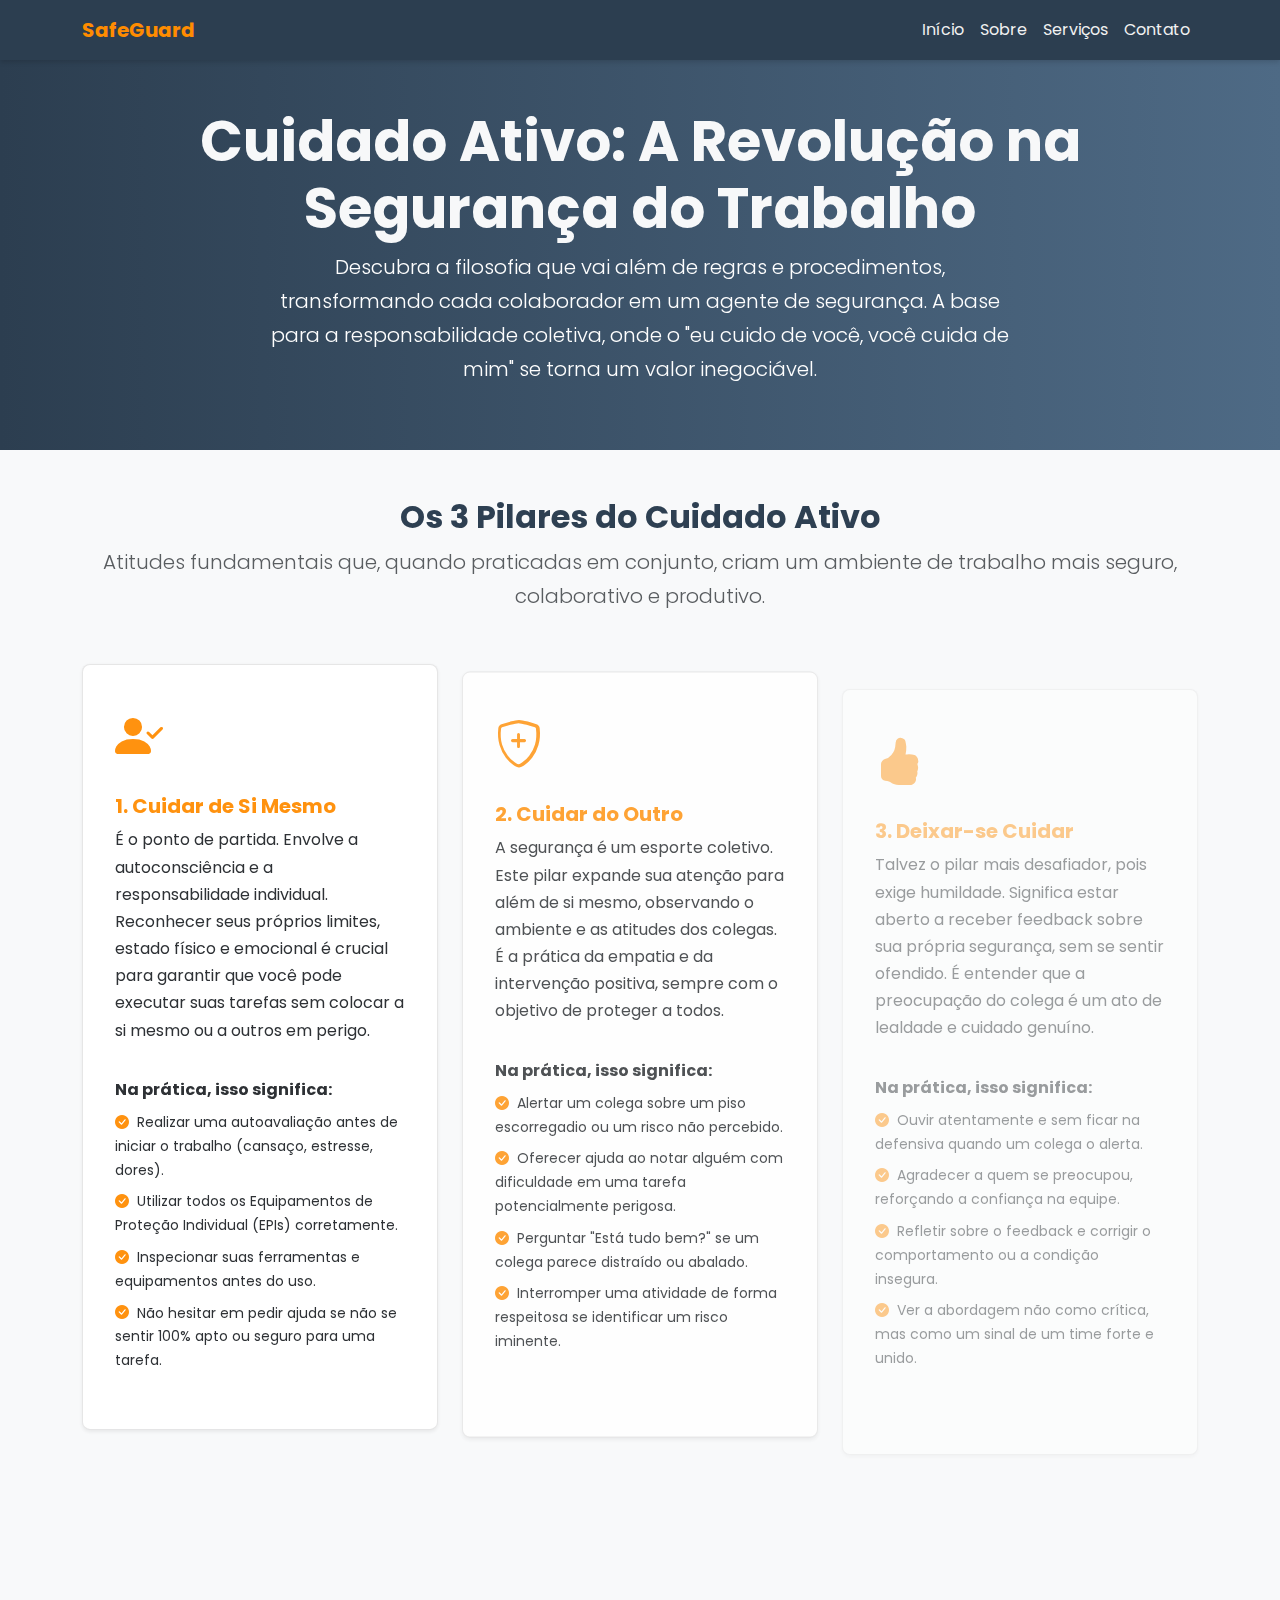
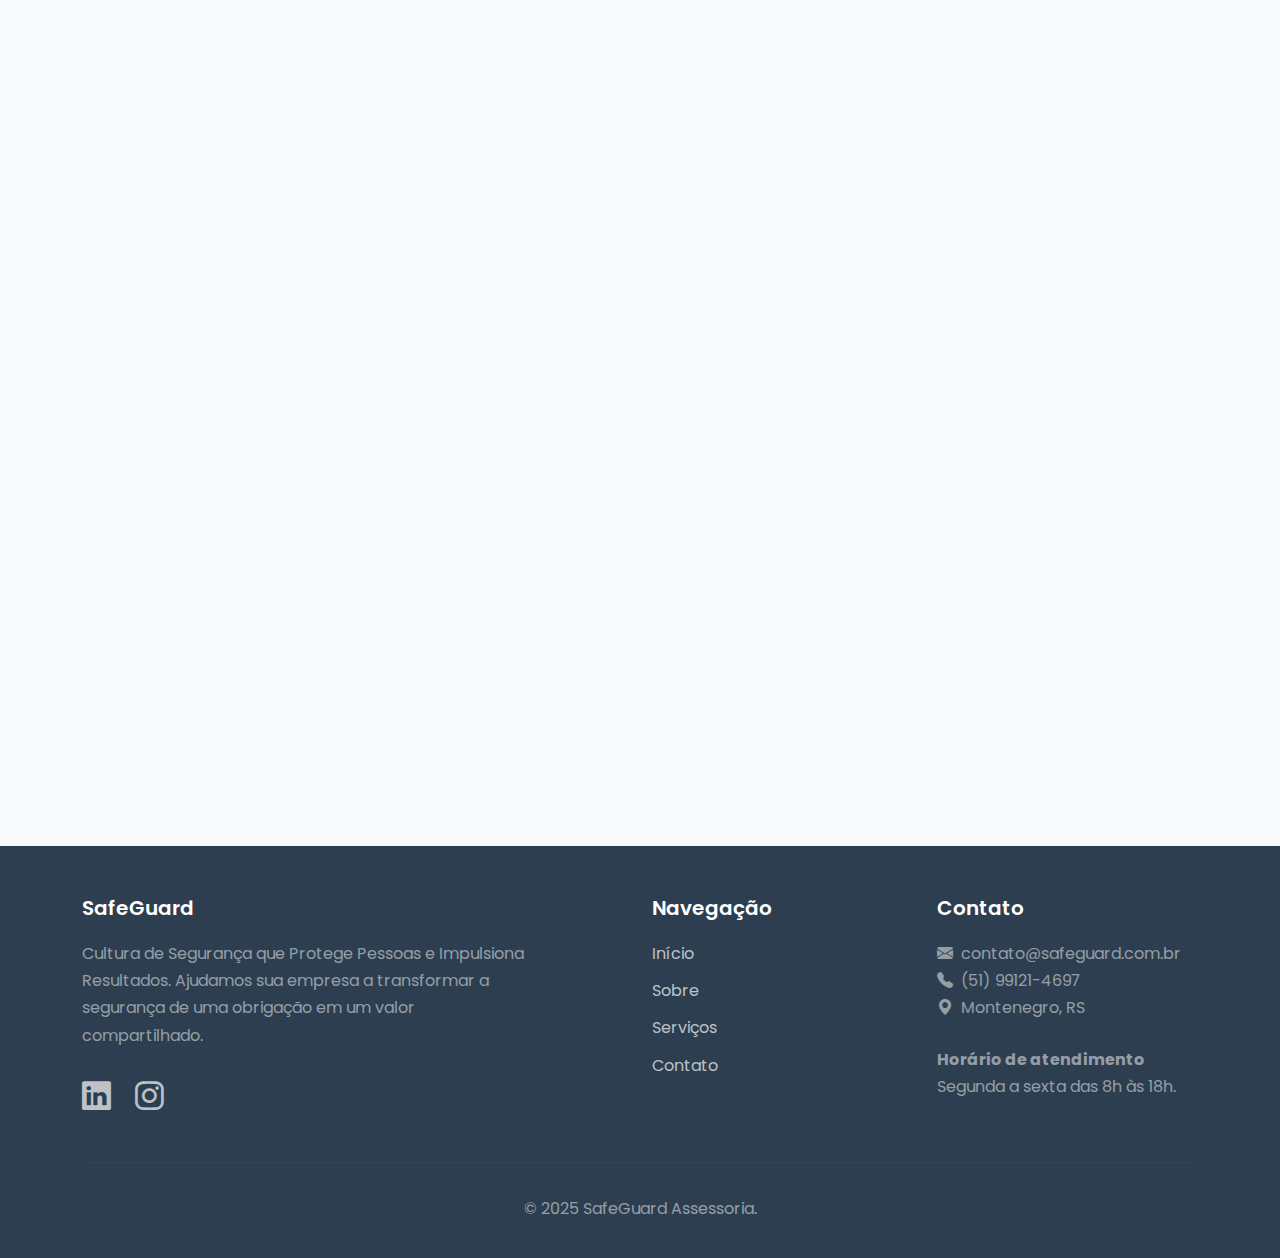
<file: cuidado-ativo.html>
<!doctype html>
<html lang="pt-br">
<head>
    <meta charset="UTF-8">
    <meta name="viewport" content="width=device-width, initial-scale=1">
    <title>Cuidado Ativo - A Filosofia que Transforma a Segurança - SafeGuard</title>
    <meta name="description"
          content="Entenda os 3 pilares do Cuidado Ativo: cuidar de si, cuidar do outro e deixar-se cuidar. A filosofia que transforma a segurança de obrigação em valor.">

    <link rel="icon" href="favicon.ico" sizes="any">
    <link rel="preconnect" href="https://fonts.googleapis.com">
    <link rel="preconnect" href="https://fonts.gstatic.com" crossorigin>
    <link href="https://fonts.googleapis.com/css2?family=Poppins:wght@400;600;700&display=swap" rel="stylesheet">
    <link href="https://cdn.jsdelivr.net/npm/bootstrap@5.3.3/dist/css/bootstrap.min.css" rel="stylesheet">
    <link rel="stylesheet" href="https://cdn.jsdelivr.net/npm/bootstrap-icons@1.11.3/font/bootstrap-icons.min.css">
    <link rel="stylesheet" href="css/styles.css">
</head>
<body>

<nav class="navbar navbar-expand-lg navbar-dark animar-entrada">
    <div class="container">
        <a class="navbar-brand" href="index.html">SafeGuard</a>

        <button class="navbar-toggler" type="button" data-bs-toggle="collapse" data-bs-target="#navbarNav"
                aria-controls="navbarNav" aria-expanded="false" aria-label="Toggle navigation">
            <span class="navbar-toggler-icon"></span>
        </button>

        <div class="collapse navbar-collapse" id="navbarNav">
            <ul class="navbar-nav ms-auto mb-2 mb-lg-0">
                <li class="nav-item"><a class="nav-link active" aria-current="page" href="index.html">Início</a></li>
                <li class="nav-item"><a class="nav-link" href="sobre.html">Sobre</a></li>
                <li class="nav-item"><a class="nav-link" href="servicos.html">Serviços</a></li>
                <li class="nav-item"><a class="nav-link" href="contato.html">Contato</a></li>
            </ul>
        </div>
    </div>
</nav>


<main class="conteudo-principal">

    <div class="site-wrapper">
        <main class="conteudo-principal">

            <section id="hero-cuidado-ativo" class="hero-gradient-bg text-white text-center py-5">
                <div class="container animar-entrada">
                    <h1 class="display-4 fw-bold">Cuidado Ativo: A Revolução na Segurança do Trabalho</h1>
                    <p class="lead col-lg-8 mx-auto">Descubra a filosofia que vai além de regras e procedimentos,
                        transformando cada colaborador em um agente de segurança. A base para a responsabilidade
                        coletiva,
                        onde o "eu cuido de você, você cuida de mim" se torna um valor inegociável.</p>
                </div>
            </section>

            <section id="pilares" class="py-5">
                <div class="container">
                    <div class="text-center mb-5 animar-entrada">
                        <h2 class="fw-bold">Os 3 Pilares do Cuidado Ativo</h2>
                        <p class="lead text-muted">Atitudes fundamentais que, quando praticadas em conjunto, criam um
                            ambiente de trabalho mais seguro, colaborativo e produtivo.</p>
                    </div>
                    <div class="row g-4">
                        <div class="col-lg-4 d-flex align-items-stretch animar-entrada">
                            <div class="card h-100 p-3 shadow-sm">
                                <div class="card-body d-flex flex-column">
                                    <i class="bi bi-person-check-fill card-icon"></i>
                                    <h3 class="h5 card-title fw-bold">1. Cuidar de Si Mesmo</h3>
                                    <p class="card-text">É o ponto de partida. Envolve a autoconsciência e a
                                        responsabilidade individual. Reconhecer seus próprios limites, estado físico e
                                        emocional é crucial para garantir que você pode executar suas tarefas sem
                                        colocar a
                                        si mesmo ou a outros em perigo.</p>
                                    <strong class="mt-3">Na prática, isso significa:</strong>
                                    <ul class="list-unstyled mt-2 small flex-grow-1">
                                        <li class="mb-2"><i
                                                class="bi bi-check-circle-fill text-laranja-primario me-2"></i>Realizar
                                            uma autoavaliação antes de iniciar o trabalho (cansaço, estresse, dores).
                                        </li>
                                        <li class="mb-2"><i
                                                class="bi bi-check-circle-fill text-laranja-primario me-2"></i>Utilizar
                                            todos os Equipamentos de Proteção Individual (EPIs) corretamente.
                                        </li>
                                        <li class="mb-2"><i
                                                class="bi bi-check-circle-fill text-laranja-primario me-2"></i>Inspecionar
                                            suas ferramentas e equipamentos antes do uso.
                                        </li>
                                        <li class="mb-2"><i
                                                class="bi bi-check-circle-fill text-laranja-primario me-2"></i>Não
                                            hesitar em pedir ajuda se não se sentir 100% apto ou seguro para uma tarefa.
                                        </li>
                                    </ul>
                                </div>
                            </div>
                        </div>
                        <div class="col-lg-4 d-flex align-items-stretch animar-entrada">
                            <div class="card h-100 p-3 shadow-sm">
                                <div class="card-body d-flex flex-column">
                                    <i class="bi bi-shield-plus card-icon"></i>
                                    <h3 class="h5 card-title fw-bold">2. Cuidar do Outro</h3>
                                    <p class="card-text">A segurança é um esporte coletivo. Este pilar expande sua
                                        atenção
                                        para além de si mesmo, observando o ambiente e as atitudes dos colegas. É a
                                        prática
                                        da empatia e da intervenção positiva, sempre com o objetivo de proteger a
                                        todos.</p>
                                    <strong class="mt-3">Na prática, isso significa:</strong>
                                    <ul class="list-unstyled mt-2 small flex-grow-1">
                                        <li class="mb-2"><i
                                                class="bi bi-check-circle-fill text-laranja-primario me-2"></i>Alertar
                                            um colega sobre um piso escorregadio ou um risco não percebido.
                                        </li>
                                        <li class="mb-2"><i
                                                class="bi bi-check-circle-fill text-laranja-primario me-2"></i>Oferecer
                                            ajuda ao notar alguém com dificuldade em uma tarefa potencialmente perigosa.
                                        </li>
                                        <li class="mb-2"><i
                                                class="bi bi-check-circle-fill text-laranja-primario me-2"></i>Perguntar
                                            "Está tudo bem?" se um colega parece distraído ou abalado.
                                        </li>
                                        <li class="mb-2"><i
                                                class="bi bi-check-circle-fill text-laranja-primario me-2"></i>Interromper
                                            uma atividade de forma respeitosa se identificar um risco iminente.
                                        </li>
                                    </ul>
                                </div>
                            </div>
                        </div>
                        <div class="col-lg-4 d-flex align-items-stretch animar-entrada">
                            <div class="card h-100 p-3 shadow-sm">
                                <div class="card-body d-flex flex-column">
                                    <i class="bi bi-hand-thumbs-up-fill card-icon"></i>
                                    <h3 class="h5 card-title fw-bold">3. Deixar-se Cuidar</h3>
                                    <p class="card-text">Talvez o pilar mais desafiador, pois exige humildade. Significa
                                        estar aberto a receber feedback sobre sua própria segurança, sem se sentir
                                        ofendido.
                                        É entender que a preocupação do colega é um ato de lealdade e cuidado
                                        genuíno.</p>
                                    <strong class="mt-3">Na prática, isso significa:</strong>
                                    <ul class="list-unstyled mt-2 small flex-grow-1">
                                        <li class="mb-2"><i
                                                class="bi bi-check-circle-fill text-laranja-primario me-2"></i>Ouvir
                                            atentamente e sem ficar na defensiva quando um colega o alerta.
                                        </li>
                                        <li class="mb-2"><i
                                                class="bi bi-check-circle-fill text-laranja-primario me-2"></i>Agradecer
                                            a quem se preocupou, reforçando a confiança na equipe.
                                        </li>
                                        <li class="mb-2"><i
                                                class="bi bi-check-circle-fill text-laranja-primario me-2"></i>Refletir
                                            sobre o feedback e corrigir o comportamento ou a condição insegura.
                                        </li>
                                        <li class="mb-2"><i
                                                class="bi bi-check-circle-fill text-laranja-primario me-2"></i>Ver
                                            a abordagem não como crítica, mas como um sinal de um time forte e unido.
                                        </li>
                                    </ul>
                                </div>
                            </div>
                        </div>
                    </div>
                </div>
            </section>

            <section id="beneficios" class="py-5 bg-light">
                <div class="container">
                    <div class="text-center mb-5 animar-entrada">
                        <h2 class="fw-bold">Por Que o Cuidado Ativo é um Diferencial?</h2>
                        <p class="lead text-muted">Vantagens que vão muito além da simples redução de acidentes.</p>
                    </div>
                    <div class="row text-center g-4">
                        <div class="col-md-4 animar-entrada">
                            <div class="p-4">
                                <i class="bi bi-person-heart display-4 text-laranja-primario mb-3"></i>
                                <h4 class="fw-bold">Para o Colaborador</h4>
                                <p class="text-muted">Aumenta o sentimento de pertencimento e valorização, reduz o
                                    estresse
                                    e promove um bem-estar físico e mental que se reflete dentro e fora do trabalho.</p>
                            </div>
                        </div>
                        <div class="col-md-4 animar-entrada">
                            <div class="p-4">
                                <i class="bi bi-people-fill display-4 text-laranja-primario mb-3"></i>
                                <h4 class="fw-bold">Para a Equipe</h4>
                                <p class="text-muted">Fortalece os laços de confiança e a comunicação, melhora a
                                    colaboração
                                    e o engajamento, criando um time mais coeso e resiliente para superar desafios.</p>
                            </div>
                        </div>
                        <div class="col-md-4 animar-entrada">
                            <div class="p-4">
                                <i class="bi bi-graph-up-arrow display-4 text-laranja-primario mb-3"></i>
                                <h4 class="fw-bold">Para a Empresa</h4>
                                <p class="text-muted">Resulta na diminuição drástica de acidentes e custos associados,
                                    aumenta a produtividade, fortalece a cultura organizacional e melhora a reputação da
                                    marca no mercado.</p>
                            </div>
                        </div>
                    </div>
                </div>
            </section>

            <section id="cta" class="py-5">
                <div class="container text-center animar-entrada">
                    <div class="row justify-content-center">
                        <div class="col-lg-8">
                            <h2 class="fw-bold">Pronto para Transformar a Segurança da sua Empresa?</h2>
                            <p class="lead my-4 text-muted">O Cuidado Ativo não é apenas um programa, é uma nova forma
                                de
                                pensar e agir que integra a segurança ao DNA da sua cultura. A SafeGuard é especialista
                                em
                                guiar empresas nessa jornada de transformação, criando ambientes de trabalho onde todos
                                se
                                sentem seguros, valorizados e motivados.</p>
                            <a href="contato.html" class="btn btn-primary btn-lg">Fale com um Especialista e Comece a
                                Mudança</a>
                        </div>
                    </div>
                </div>
            </section>

        </main>

        <a href="#" id="voltarAoTopoBtn" class="btn btn-primary"><i class="bi bi-arrow-up-short"></i></a>

        <footer class="footer">
            <div class="container">
                <div class="row">
                    <div class="col-md-5 mb-4">
                        <h5 class="footer-title">SafeGuard</h5>
                        <p class="text-white-50">Cultura de Segurança que Protege Pessoas e Impulsiona Resultados.
                            Ajudamos
                            sua
                            empresa a transformar a segurança de uma obrigação em um valor compartilhado.</p>
                        <div class="footer-social-icons mt-4">
                            <a href="https://www.linkedin.com/company/safeguard-brasil" class="social-icon"
                               aria-label="LinkedIn" target="_blank"><i class="bi bi-linkedin"></i></a>
                            <a href="https://www.instagram.com/safeguardbrazil?igsh=ZjlyMXNhdmg5cXE="
                               class="social-icon"
                               aria-label="Instagram" target="_blank"><i class="bi bi-instagram"></i></a>
                        </div>
                    </div>
                    <div class="col-md-3 offset-md-1 mb-4">
                        <h5 class="footer-title">Navegação</h5>
                        <ul class="list-unstyled footer-links">
                            <li><a href="index.html">Início</a></li>
                            <li><a href="sobre.html">Sobre</a></li>
                            <li><a href="servicos.html">Serviços</a></li>
                            <li><a href="contato.html">Contato</a></li>
                        </ul>
                    </div>
                    <div class="col-md-3 mb-4">
                        <h5 class="footer-title">Contato</h5>
                        <ul class="list-unstyled text-white-50 footer-contact-info">
                            <li><i class="bi bi-envelope-fill me-2"></i>contato@safeguard.com.br</li>
                            <li><i class="bi bi-telephone-fill me-2"></i>(51) 99121-4697</li>
                            <li><i class="bi bi-geo-alt-fill me-2"></i>Montenegro, RS</li>
                            <li class="mt-4"><strong>Horário de atendimento</strong></li>
                            <li>Segunda a sexta das 8h às 18h.</li>
                        </ul>
                    </div>
                </div>
                <hr class="footer-hr">
                <div class="text-center text-white-50 pt-3">
                    <p>&copy; 2025 SafeGuard Assessoria.</p>
                </div>
            </div>
        </footer>
    </div>

    <script src="https://cdn.jsdelivr.net/npm/bootstrap@5.3.3/dist/js/bootstrap.bundle.min.js"></script>
    <script src="https://cdn.jsdelivr.net/npm/gsap@3.12.5/dist/gsap.min.js"></script>
    <script src="js/scripts.js"></script>
    </body>
</html>
</file>
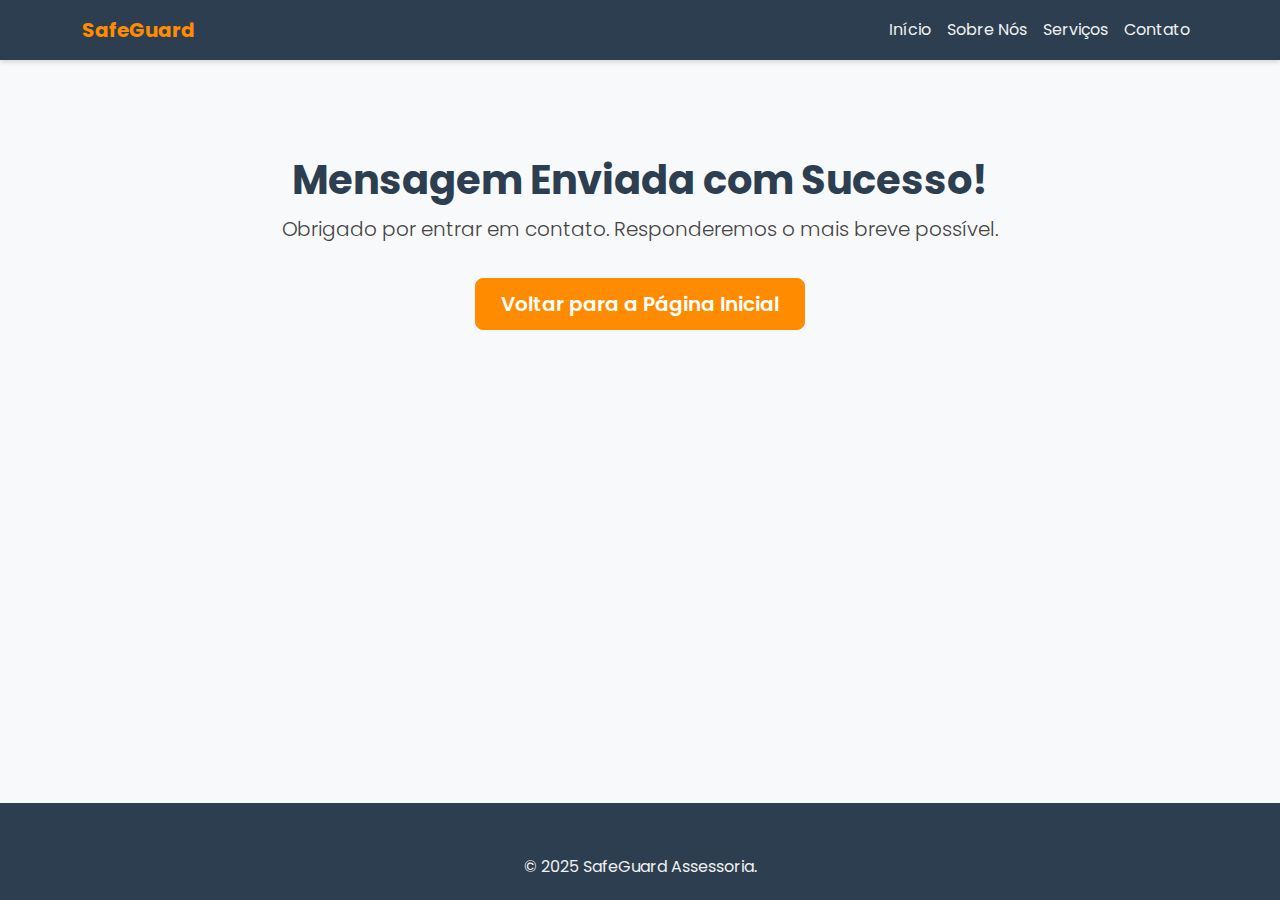
<file: obrigado.html>
<!doctype html>
<html lang="pt-br">
<head>
    <meta charset="UTF-8">
    <meta name="viewport" content="width=device-width, initial-scale=1">
    <meta name="description" content="Sua mensagem foi enviada com sucesso para a SafeGuard. Agradecemos seu contato.">
    <title>Obrigado pelo Contato - SafeGuard</title>

    <link rel="preconnect" href="https://fonts.googleapis.com">
    <link rel="preconnect" href="https://fonts.gstatic.com" crossorigin>
    <link href="https://fonts.googleapis.com/css2?family=Poppins:wght@400;600;700&display=swap" rel="stylesheet">
    <link href="https://cdn.jsdelivr.net/npm/bootstrap@5.3.3/dist/css/bootstrap.min.css" rel="stylesheet">
    <link rel="stylesheet" href="https://cdn.jsdelivr.net/npm/bootstrap-icons@1.11.3/font/bootstrap-icons.min.css">
    <link rel="stylesheet" href="css/styles.css">
</head>
<body>

<nav class="navbar navbar-expand-lg navbar-dark">
    <div class="container">
        <a class="navbar-brand" href="index.html">SafeGuard</a>
        <div class="collapse navbar-collapse">
            <ul class="navbar-nav ms-auto mb-2 mb-lg-0">
                <li class="nav-item"><a class="nav-link" href="index.html">Início</a></li>
                <li class="nav-item"><a class="nav-link" href="sobre.html">Sobre Nós</a></li>
                <li class="nav-item"><a class="nav-link" href="servicos.html">Serviços</a></li>
                <li class="nav-item"><a class="nav-link" href="contato.html">Contato</a></li>
            </ul>
        </div>
    </div>
</nav>

<main class="conteudo-principal">
    <div class="container text-center p-5 my-5 hero-section">
        <h1>Mensagem Enviada com Sucesso!</h1>
        <p class="lead">Obrigado por entrar em contato. Responderemos o mais breve possível.</p>
        <a href="index.html" class="btn btn-primary btn-lg mt-3">Voltar para a Página Inicial</a>
    </div>
</main>
<a href="#" id="voltarAoTopoBtn" class="btn btn-primary">
    <i class="bi bi-arrow-up-short"></i>
</a>
<footer class="footer text-center">
    <div class="container">
        <span>&copy; 2025 SafeGuard Assessoria.</span>
    </div>
</footer>

<script src="https://cdn.jsdelivr.net/npm/bootstrap@5.3.3/dist/js/bootstrap.bundle.min.js"></script>
<script src="https://cdn.jsdelivr.net/npm/gsap@3.12.5/dist/gsap.min.js"></script>
<script src="js/scripts.js"></script>
</body>
</html>
</file>
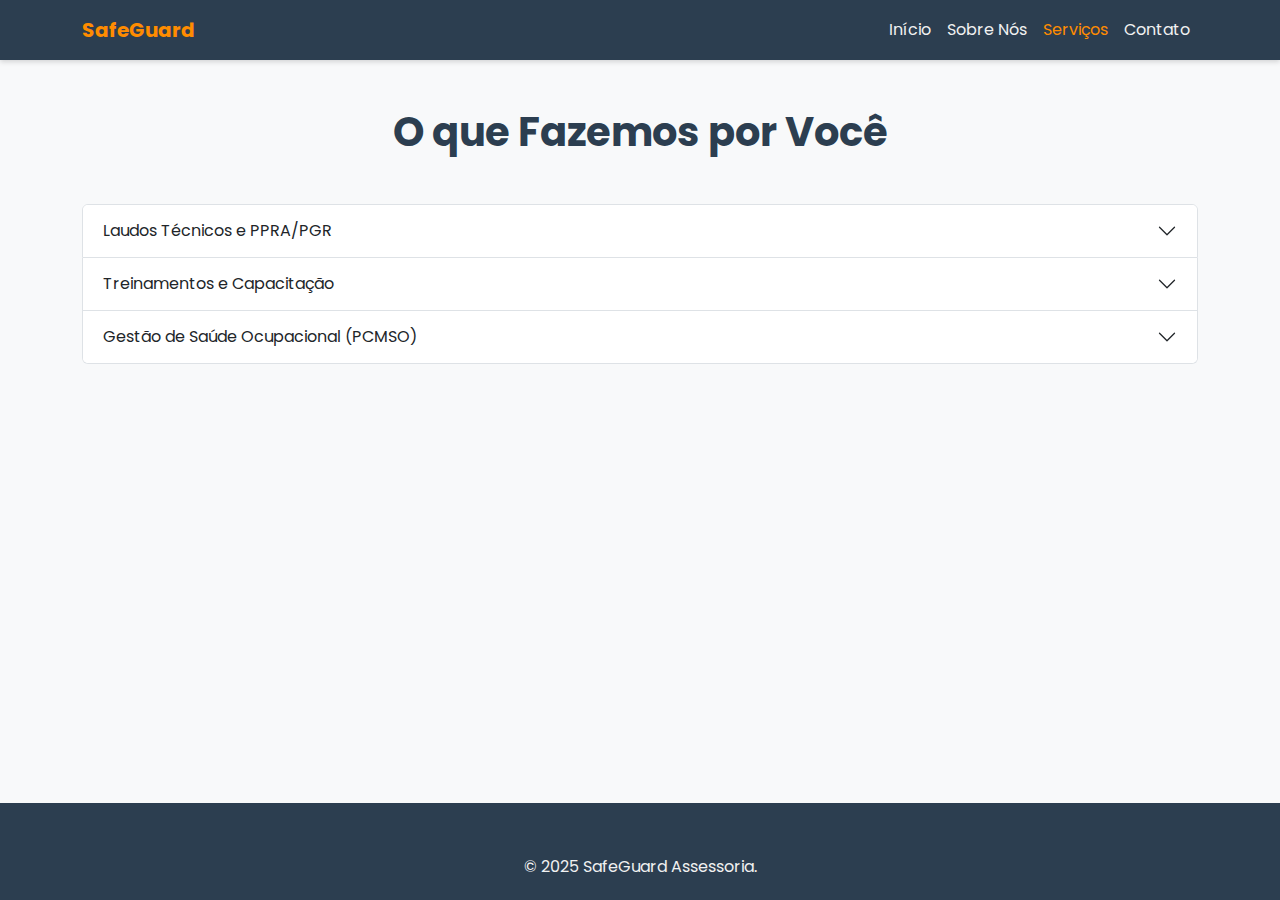
<file: servicos.html>
<!doctype html>
<html lang="pt-br">
<head>
    <meta charset="UTF-8">
    <meta name="viewport" content="width=device-width, initial-scale=1">
    <meta name="description"
          content="Conheça os serviços da SafeGuard: elaboração de laudos técnicos (PPRA/PGR), treinamentos de equipes (CIPA, NR-35) e gestão de saúde ocupacional (PCMSO).">
    <title>Serviços - SafeGuard</title>

    <link rel="icon" href="favicon.ico" sizes="any">
    <link rel="icon" type="image/png" sizes="32x32" href="favicon-32x32.png">
    <link rel="apple-touch-icon" href="apple-touch-icon.png">

    <link rel="preconnect" href="https://fonts.googleapis.com">
    <link rel="preconnect" href="https://fonts.gstatic.com" crossorigin>
    <link href="https://fonts.googleapis.com/css2?family=Poppins:wght@400;600;700&display=swap" rel="stylesheet">
    <link href="https://cdn.jsdelivr.net/npm/bootstrap@5.3.3/dist/css/bootstrap.min.css" rel="stylesheet">
    <link rel="stylesheet" href="https://cdn.jsdelivr.net/npm/bootstrap-icons@1.11.3/font/bootstrap-icons.min.css">
    <link rel="stylesheet" href="css/styles.css">
</head>
<body>

<nav class="navbar navbar-expand-lg navbar-dark">
    <div class="container">
        <a class="navbar-brand" href="index.html">SafeGuard</a>
        <div class="collapse navbar-collapse">
            <ul class="navbar-nav ms-auto mb-2 mb-lg-0">
                <li class="nav-item"><a class="nav-link" href="index.html">Início</a></li>
                <li class="nav-item"><a class="nav-link" href="sobre.html">Sobre Nós</a></li>
                <li class="nav-item"><a class="nav-link" href="servicos.html">Serviços</a></li>
                <li class="nav-item"><a class="nav-link" href="contato.html">Contato</a></li>
            </ul>
        </div>
    </div>
</nav>

<main class="conteudo-principal">
    <div class="container my-5">
        <h1 class="text-center mb-5">O que Fazemos por Você</h1>
        <div class="accordion" id="accordionServicos">
            <div class="accordion-item">
                <h2 class="accordion-header">
                    <button class="accordion-button collapsed" type="button" data-bs-toggle="collapse"
                            data-bs-target="#collapseOne">
                        Laudos Técnicos e PPRA/PGR
                    </button>
                </h2>
                <div id="collapseOne" class="accordion-collapse collapse" data-bs-parent="#accordionServicos">
                    <div class="accordion-body">
                        Elaboramos todos os laudos necessários para a conformidade da sua empresa com as Normas
                        Regulamentadoras (NRs), incluindo Laudo de Insalubridade, Periculosidade e o Programa de
                        Gerenciamento de Riscos (PGR).
                    </div>
                </div>
            </div>
            <div class="accordion-item">
                <h2 class="accordion-header">
                    <button class="accordion-button collapsed" type="button" data-bs-toggle="collapse"
                            data-bs-target="#collapseTwo">
                        Treinamentos e Capacitação
                    </button>
                </h2>
                <div id="collapseTwo" class="accordion-collapse collapse" data-bs-parent="#accordionServicos">
                    <div class="accordion-body">
                        Oferecemos treinamentos completos para CIPA, uso correto de EPIs, trabalho em altura (NR-35),
                        espaços confinados (NR-33) e muito mais, capacitando sua equipe para agir com segurança.
                    </div>
                </div>
            </div>
            <div class="accordion-item">
                <h2 class="accordion-header">
                    <button class="accordion-button collapsed" type="button" data-bs-toggle="collapse"
                            data-bs-target="#collapseThree">
                        Gestão de Saúde Ocupacional (PCMSO)
                    </button>
                </h2>
                <div id="collapseThree" class="accordion-collapse collapse" data-bs-parent="#accordionServicos">
                    <div class="accordion-body">
                        Desenvolvemos e implementamos o Programa de Controle Médico de Saúde Ocupacional, gerenciando
                        exames admissionais, demissionais e periódicos para garantir a saúde dos seus colaboradores.
                    </div>
                </div>
            </div>
        </div>
    </div>
</main>
<a href="#" id="voltarAoTopoBtn" class="btn btn-primary">
    <i class="bi bi-arrow-up-short"></i>
</a>
<footer class="footer text-center">
    <div class="container">
        <span>&copy; 2025 SafeGuard Assessoria.</span>
    </div>
</footer>

<script src="https://cdn.jsdelivr.net/npm/bootstrap@5.3.3/dist/js/bootstrap.bundle.min.js"></script>
<script src="https://cdn.jsdelivr.net/npm/gsap@3.12.5/dist/gsap.min.js"></script>
<script src="js/scripts.js"></script>
</body>
</html>
</file>
<file: css/styles.css>
:root {
    --laranja-primario: #FF8C00;
    --azul-escuro-primario: #2C3E50;
    --cinza-texto-principal: #444444;
    --cinza-claro-fundo: #f8f9fa;
    --cor-texto-claro: #f1f1f1;
    --fonte-principal: 'Poppins', sans-serif;
    /* Se você tiver um verde que quer usar para destaque, defina ele aqui: */
    /* --verde-destaque: #28a745; */
}

body {
    font-family: var(--fonte-principal);
    background-color: var(--cinza-claro-fundo);
    color: var(--cinza-texto-principal);
    display: flex;
    flex-direction: column;
    line-height: 1.7;
    min-height: 100vh;
}

h1, h2, h3, h4, h5, h6 {
    font-weight: 700;
    color: var(--azul-escuro-primario);
}

.text-laranja-primario {
    color: var(--laranja-primario) !important;
}

.conteudo-principal {
    flex-grow: 1;
}

.navbar {
    background-color: var(--azul-escuro-primario) !important;
    box-shadow: 0 2px 5px rgba(0, 0, 0, 0.15);
}

.navbar-brand {
    font-weight: 700;
    color: var(--laranja-primario) !important;
}

.navbar-nav .nav-link {
    color: var(--cor-texto-claro);
    transition: color 0.3s ease;
}

.navbar-nav .nav-link.active,
.navbar-nav .nav-link:hover {
    color: var(--laranja-primario) !important;
}

.btn-primary {
    background-color: var(--laranja-primario);
    border-color: var(--laranja-primario);
    font-weight: 600;
    padding: 10px 25px;
    transition: background-color 0.3s ease, transform 0.2s ease;
}

.btn-primary:hover {
    background-color: #e07b00;
    border-color: #e07b00;
    transform: translateY(-2px);
}

.btn-outline-primary {
    color: var(--laranja-primario);
    border-color: var(--laranja-primario);
    transition: all 0.3s ease;
}

.btn-outline-primary:hover {
    background-color: var(--laranja-primario);
    color: white;
}

.hero-gradient-bg .btn-light {
    background-color: transparent;
    border: 2px solid var(--laranja-primario);
    color: var(--laranja-primario);
    font-weight: 600;
    transition: all 0.3s ease;
}

.hero-gradient-bg .btn-light:hover {
    background-color: var(--laranja-primario);
    color: white;
    border-color: var(--laranja-primario);
    transform: translateY(-2px);
}

.card {
    border: 1px solid rgba(0, 0, 0, 0.1);
    border-radius: 8px;
    transition: transform 0.3s ease, box-shadow 0.3s ease;
    height: 100%;
}

.card:hover {
    transform: translateY(-5px);
    box-shadow: 0 12px 25px rgba(0, 0, 0, 0.2);
}

.card-title {
    color: var(--laranja-primario);
}

.accordion-button:not(.collapsed) {
    background-color: var(--laranja-primario);
    color: white;
    box-shadow: inset 0 -1px 0 rgba(0, 0, 0, .125);
}

.accordion-button:not(.collapsed)::after {
    background-image: url("data:image/svg+xml,%3csvg xmlns='http://www.w3.org/2000/svg' viewBox='0 0 16 16' fill='%23ffffff'%3e%3cpath fill-rule='evenodd' d='M1.646 4.646a.5.5 0 0 1 .708 0L8 10.293l5.646-5.647a.5.5 0 0 1 .708.708l-6 6a.5.5 0 0 1-.708 0l-6-6a.5.5 0 0 1 0-.708z'/%3e%3c/svg%3e");
}

.accordion-button:focus {
    box-shadow: none;
    border-color: var(--laranja-primario);
}

.animar-entrada {
    opacity: 0;
}

#voltarAoTopoBtn {
    position: fixed;
    bottom: 20px;
    right: 20px;
    z-index: 1000;
    width: 50px;
    height: 50px;
    padding: 0;
    border-radius: 50%;
    box-shadow: 0 4px 8px rgba(0, 0, 0, 0.2);

    display: flex;
    align-items: center;
    justify-content: center;

    opacity: 0;
    visibility: hidden;
    transform: translateY(20px);
    transition: opacity 0.4s ease, transform 0.4s ease, visibility 0.4s ease;
}

#voltarAoTopoBtn.visivel {
    opacity: 1;
    visibility: visible;
    transform: translateY(0);
}

#voltarAoTopoBtn i {
    font-size: 1.8rem;
    line-height: 1;
}

.footer {
    background-color: var(--azul-escuro-primario);
    color: var(--cor-texto-claro);
    padding: 50px 0 20px 0;
}

.footer-title {
    font-weight: 600;
    color: white;
    margin-bottom: 20px;
}

.footer-links li {
    margin-bottom: 10px;
}

.footer-links a {
    text-decoration: none;
    color: rgba(255, 255, 255, 0.7);
    transition: color 0.3s ease;
}

.footer-links a:hover {
    color: var(--laranja-primario);
}

.footer-hr {
    border-color: rgba(255, 255, 255, 0.1);
}

.footer-social-icons .social-icon {
    color: rgba(255, 255, 255, 0.7);
    font-size: 1.8rem;
    text-decoration: none;
    margin-right: 20px;
    transition: color 0.3s ease;
}

.footer-social-icons .social-icon:hover {
    color: var(--laranja-primario);
}

.card-icon {
    font-size: 3rem;
    color: var(--laranja-primario);
    margin-bottom: 1rem;
}

.chart-container {
    position: relative;
    height: 300px;
    width: 100%;
}

.hero-gradient-bg {
    background-image: linear-gradient(to right, var(--azul-escuro-primario), #4e6a85);
}

.filter-btn.active, .epi-step-item.active, .five-s-tab-button.active, .lean-tab-button.active, .nav-pills .nav-link.active {
    background-color: var(--azul-escuro-primario);
    color: white;
    border-color: var(--azul-escuro-primario);
    transform: translateY(-2px);
    box-shadow: 0 4px 8px rgba(0, 0, 0, 0.1);
}

.epi-step-item, .five-s-tab-button, .lean-tab-button, .nav-pills .nav-link {
    transition: all 0.2s ease-in-out;
    color: var(--azul-escuro-primario);
}

.nav-pills .nav-link:not(.active):hover {
    background-color: #e9ecef;
}

#hero-dds .display-4,
#hero-cuidado-ativo .display-4,
#hero-epi .display-4,
#hero-eficiencia .display-4,
#hero-blog .display-4,
#hero-melhoria .display-4,
#hero-5s .display-4,
#hero-lean .display-4,
#hero-pilares .display-4,
#hero-tps .display-4,
#hero .display-4 {
    color: var(--cinza-claro-fundo) !important;
}

.kpi-card {
    background-color: white;
    border-radius: 0.75rem;
    box-shadow: 0 4px 6px -1px rgba(0, 0, 0, 0.05), 0 2px 4px -2px rgba(0, 0, 0, 0.05);
    padding: 1.5rem;
    text-align: center;
    border: 1px solid #eee;
    transition: all 0.3s ease;
    height: 100%;
}

.kpi-card:hover {
    transform: translateY(-5px);
    box-shadow: 0 10px 15px -3px rgba(0, 0, 0, 0.1), 0 4px 6px -2px rgba(0, 0, 0, 0.1);
}

.kpi-value {
    font-size: 2.5rem;
    font-weight: 800;
}

.kpi-label {
    color: #6c757d;
    margin-top: 0.5rem;
}

.timeline .timeline-item {
    position: relative;
    padding-left: 3rem;
    padding-bottom: 1.5rem;
    border-left: 2px solid #e9ecef;
}

.timeline .timeline-item:last-child {
    border-left: 2px solid transparent;
    padding-bottom: 0;
}

.timeline .timeline-marker {
    position: absolute;
    left: -1rem;
    top: 0;
    width: 2rem;
    height: 2rem;
    border-radius: 50%;
    background-color: var(--laranja-primario);
    color: white;
    display: flex;
    align-items: center;
    justify-content: center;
    font-weight: 700;
}

.five-s-tab-content {
    display: none;
}

.five-s-tab-content.active {
    display: block;
}

.five-s-cycle-diagram {
    display: flex;
    flex-wrap: wrap;
    justify-content: center;
    align-items: center;
    gap: 1rem;
}

.cycle-item {
    background-color: var(--azul-escuro-primario);
    color: white;
    width: 100px;
    height: 100px;
    border-radius: 50%;
    display: flex;
    align-items: center;
    justify-content: center;
    text-align: center;
    font-weight: 600;
    box-shadow: 0 4px 8px rgba(0, 0, 0, 0.1);
}

.cycle-item.shitsuke {
    background-color: var(--laranja-primario);
    position: relative;
}

.cycle-arrow {
    font-size: 2rem;
    color: #6c757d;
}

.cycle-arrow-return {
    position: absolute;
    bottom: -1.5rem;
    left: 50%;
    transform: translateX(-50%);
    font-size: 1.5rem;
}

.waste-card {
    cursor: pointer;
    height: auto !important;
}

.waste-card .description {
    max-height: 0;
    overflow: hidden;
    transition: max-height 0.5s ease-out, margin-top 0.5s ease-out;
    margin-top: 0;
}

.waste-card.open .description {
    max-height: 200px;
    margin-top: 1rem;
}

.waste-arrow {
    color: #ced4da;
    font-size: 1.2rem;
    transition: transform 0.3s ease-in-out;
}

.waste-card.open .waste-arrow {
    transform: rotate(180deg);
}

.lean-cycle-diagram {
    gap: 1rem;
}

.lean-cycle-item {
    width: 140px;
    height: 140px;
    border-radius: 50%;
    display: flex;
    flex-direction: column;
    align-items: center;
    justify-content: center;
    color: white;
    text-align: center;
    box-shadow: 0 4px 12px rgba(0, 0, 0, 0.15);
    transition: transform 0.3s ease;
}

.lean-cycle-item:hover {
    transform: scale(1.05);
}

.lean-cycle-item.gemba {
    background-color: #1ABC9C;
}

.lean-cycle-item.nemawashi {
    background-color: #F39C12;
}

.lean-cycle-item.hansei {
    background-color: #3498DB;
    position: relative;
}

.lean-cycle-arrow {
    font-size: 2.5rem;
    color: #6c757d;
}

.lean-cycle-arrow-return {
    position: absolute;
    bottom: -2rem;
    left: 50%;
    transform: translateX(-50%);
    font-size: 2rem;
}

@media (max-width: 767px) {
    .cycle-arrow, .lean-cycle-arrow {
        transform: rotate(90deg);
    }

    .cycle-arrow-return, .lean-cycle-arrow-return {
        bottom: auto;
        top: 50%;
        left: -2.5rem;
        transform: translateY(-50%) rotate(90deg);
    }
}

/* ESTILOS ANTIGOS (Mantidos conforme solicitado) */
.tps-pillar-card {
    border: 0;
    box-shadow: 0 8px 20px rgba(0, 0, 0, 0.08);
}

.tps-pillar-card .card-icon {
    font-size: 3.5rem;
}

.principle-card {
    border: 1px solid #e9ecef;
    border-top: 4px solid var(--laranja-primario);
    transition: all 0.3s ease;
}

.principle-card:hover {
    transform: translateY(-5px);
    box-shadow: 0 10px 25px rgba(0, 0, 0, 0.1);
}

.principle-card .card-title {
    color: var(--azul-escuro-primario);
}

.benefits-section-tps {
    background-color: var(--azul-escuro-primario);
    color: var(--cor-texto-claro);
}

.benefit-card-tps {
    background-color: rgba(255, 255, 255, 0.05);
    padding: 1.5rem;
    border-radius: 8px;
    width: 100%;
    text-align: center;
    transition: all 0.3s ease;
    border: 1px solid rgba(255, 255, 255, 0.1);
}

.benefit-card-tps:hover {
    background-color: rgba(255, 255, 255, 0.1);
    transform: translateY(-5px);
}

.benefit-card-tps p {
    color: rgba(255, 255, 255, 0.7);
}

.benefits-section-tps .lead {
    color: var(--laranja-primario);
    font-weight: 600;
    font-size: 1.25rem;
    opacity: 1;
}

.benefit-card-tps h4 {
    color: var(--laranja-primario);
}

.testimonial-img {
    width: 80px;
    height: 80px;
    object-fit: cover;
}

.client-logos img {
    opacity: 0.6;
    transition: opacity 0.3s ease;
    filter: grayscale(100%);
}

.client-logos img:hover {
    opacity: 1;
    filter: grayscale(0%);
}

.hero-section-home h1 {
    color: var(--cor-texto-claro) !important;
}


.bg-azul-escuro-primario {
    background-color: var(--azul-escuro-primario);
}


.hero-section-home {
    background: linear-gradient(to right, rgba(44, 62, 80, 0.9), rgba(78, 106, 133, 0.85)), url('https://images.unsplash.com/photo-1519494026892-80bbd2d6fd0d?q=80&w=2053&auto=format&fit=crop') no-repeat center center;
    background-size: cover;
    padding: 80px 0;
}

.hero-kpi-card {
    background-color: rgba(255, 255, 255, 0.1);
    border: 1px solid rgba(255, 255, 255, 0.2);
    border-radius: 8px;
    padding: 1.5rem;
    backdrop-filter: blur(5px);
    -webkit-backdrop-filter: blur(5px);
    color: var(--cor-texto-claro);
    height: 100%;
}

.hero-kpi-card .display-6 {
    color: var(--cor-texto-claro) !important;
}


.metodologia-card {
    background-color: #fff;
    padding: 2rem 1.5rem;
    border-radius: 8px;
    border: 1px solid #e9ecef;
    width: 100%;
    position: relative;
    transition: all 0.3s ease;
}

.metodologia-card:hover {
    transform: translateY(-5px);
    box-shadow: 0 10px 25px rgba(0, 0, 0, 0.1);
}

.metodologia-number {
    position: absolute;
    top: -20px;
    left: 50%;
    transform: translateX(-50%);
    background-color: var(--laranja-primario);
    color: white;
    font-weight: 700;
    width: 40px;
    height: 40px;
    border-radius: 50%;
    display: flex;
    align-items: center;
    justify-content: center;
    border: 3px solid var(--cinza-claro-fundo);
}

.testimonial-card {
    background-color: #ffffff;
    border: 1px solid #e9ecef;
}

.btn-outline-primary {
    color: var(--laranja-primario);
    border-color: var(--laranja-primario);
    transition: all 0.3s ease;
    background-color: var(--laranja-primario);
    color: white;
}

.btn-outline-primary:hover {
    background-color: #e07b00;
    border-color: #e07b00;
    color: white;
    transform: translateY(-2px);
}
</file>
